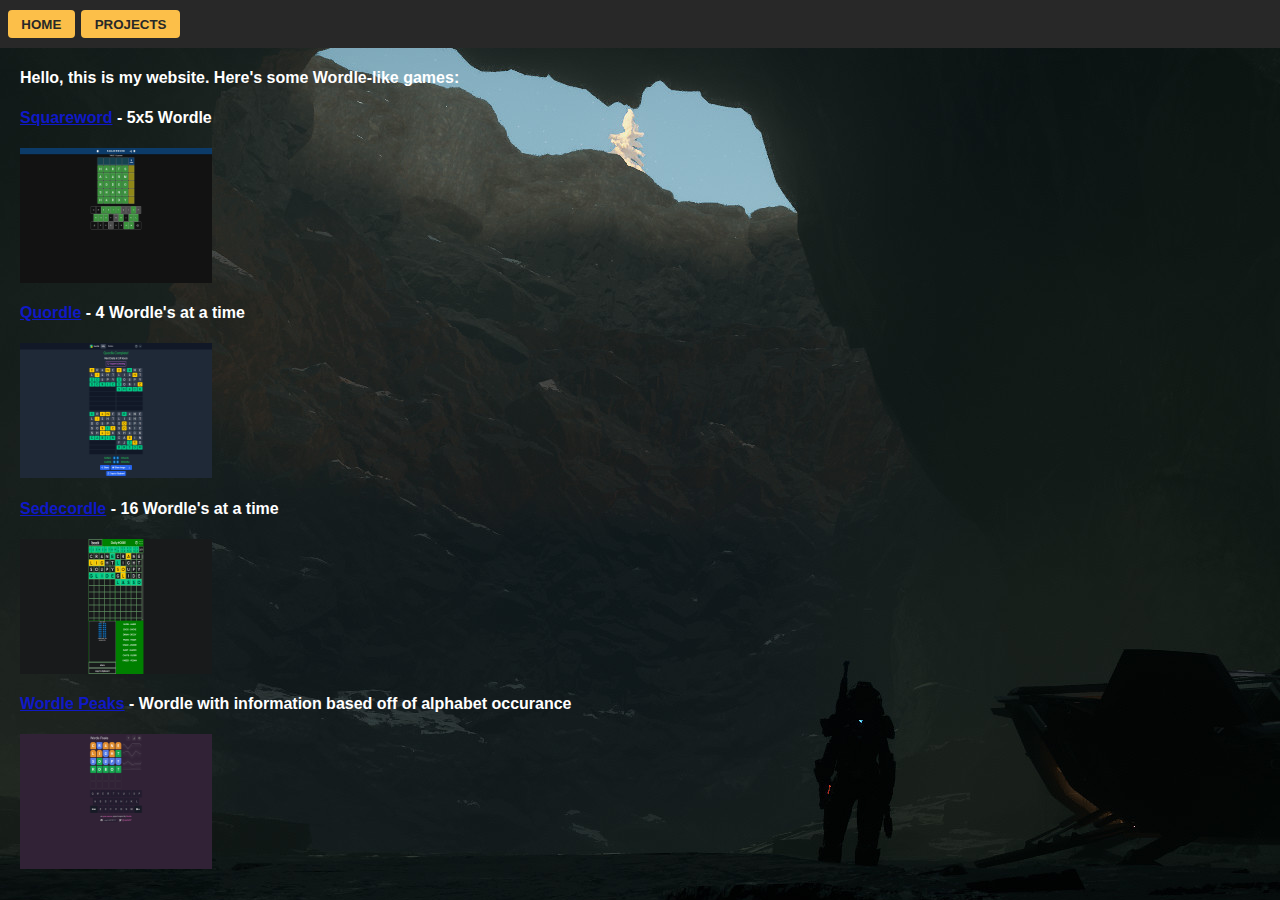
<file: index.html>
<!-- 
py-script, currently in alpha:
<link rel="stylesheet" href="https://pyscript.net/alpha/pyscript.css"/>
<script defer src="https://pyscript.net/alpha/pyscript.js"></script>
-->
<html>

<link rel="icon" href="res/favicon.jpg">
<meta http-equiv="refresh" content="0; URL=https://sprunkcan.github.io/Portfolio/home.html"/>

</html>
</file>
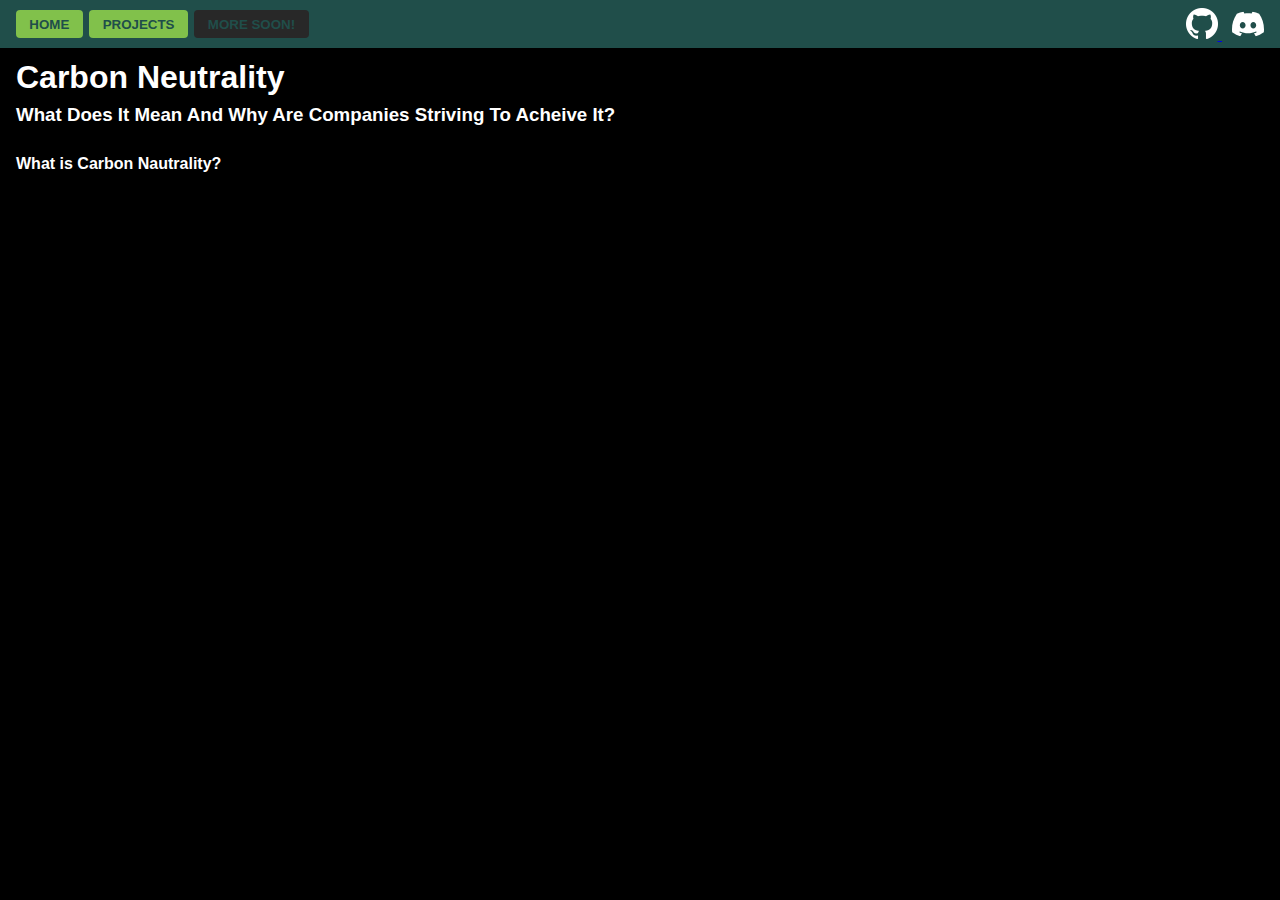
<file: Bio.html>
<html>

<head>
  <title> Home - HTML Learning </title>
  <link rel="stylesheet" href="class.css">
  <!-- If you want Google font:
        <link rel="stylesheet" href="https://fonts.googleapis.com/css?family=Average"> 
        Replace "Average" at the end with any font name, modify the type in css file to match font
  -->
  <style>
    body {
      font-family: "Verdana", sans-serif;
      background-color: black;
      color: white;
      margin: 0;
      line-height: 0.5em;
    }

    #Banner {
      display: flex;
      align-items: center;
    }

    .Main {
      height: 20em;
      width: 110em;
      line-height: 1.0em;
      padding: 0.0em 0.0em 0.0em 1.0em;
    }

  </style>
</head>
<div class="Banner" id="Banner">
  <button type="button" class="Menu" onclick="window.location.href='home.html';"> HOME </button>
  <button type="button" class="Menu" onclick="window.location.href='projects.html';"> PROJECTS </button>
  <button type="button" class="Menu" disabled> MORE SOON! </button>
  <div id="LogoContainer">
    <a href="https://github.com/SprunkCan/UntitledWebApplication" target="_blank">
      <img src="res/logo/GitHub-Mark-Light-64px.png" alt="GitHub" class="LogoLink">
    </a>
    <a href="https://discord.com/" target="_blank">
      <img src="res/logo/Discord-Logo-White.svg" alt="Discord" class="LogoLink">
    </a>
  </div>
</div>

<body>
  <div class="Main">
    <h1>Carbon Neutrality</h1>
    <h3>What Does It Mean And Why Are Companies Striving To Acheive It?</h3>
    <h4 style="padding: 0.75em 0.0em 0.0em 0.0em;">What is Carbon Nautrality?</h4>
  </div>
</body>

</html>
</file>
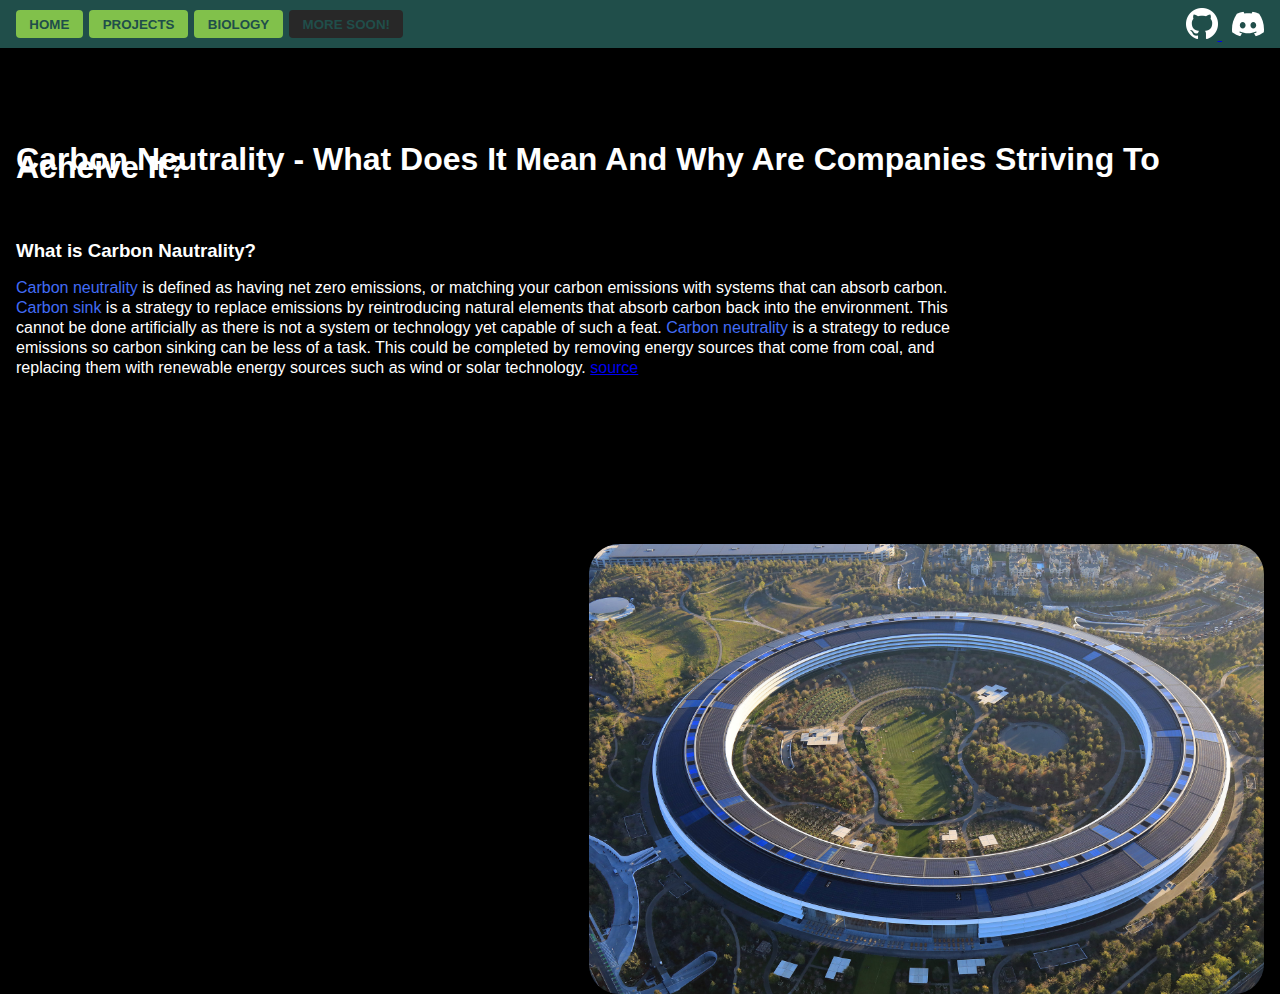
<file: biology.html>
<html>

<head>
  <title> Biology - SprunkCan </title>
  <link rel="stylesheet" href="class.css">
  <!-- If you want Google font:
    <link rel="stylesheet" href="https://fonts.googleapis.com/css?family=Average"> 
    Replace "Average" at the end with any font name, modify the type in css file to match font
  -->
  <style>
    a:hover {
      opacity: 75%;
    }
    body {
      font-family: "Verdana", sans-serif;
      background-color: black;
      color: white;
      margin: 0;
      line-height: 0.5em;
    }

    #Banner {
      display: flex;
      align-items: center;
    }

    .Main {
      height: 20em;
      width: 60em;
      line-height: 1.0em;
      padding: 0.0em 0.0em 0.0em 1.0em;
      float: left;
    }

    .ImgContainer {
      margin-right: 1.0em;
      float: right;
      color: white;
      cursor: pointer;
      overflow: hidden;
      border-radius: 30px;
    }

    .ImgContainer:hover {
      cursor: pointer;
    }
  </style>
</head>
<div class="Banner" id="Banner">
  <button type="button" class="Menu" onclick="window.location.href='home.html';"> HOME </button>
  <button type="button" class="Menu" onclick="window.location.href='projects.html';"> PROJECTS </button>
  <button type="button" class="Menu" onclick="window.location.href='biology.html';"> BIOLOGY </button>
  <button type="button" class="Menu" disabled> MORE SOON! </button>
  <div id="LogoContainer">
    <a href="https://github.com/SprunkCan/UntitledWebApplication" target="_blank">
      <img src="res/logo/GitHub-Mark-Light-64px.png" alt="GitHub" class="LogoLink">
    </a>
    <a href="https://www.youtube.com/watch?v=dQw4w9WgXcQ" target="_blank">
      <img src="res/logo/Discord-Logo-White.svg" alt="Discord" class="LogoLink">
    </a>
  </div>
</div>

<body>
  <h1 style="padding: 2.0em 0.0em 0.0em 0.0em"></h1> <!-- So the banner doesn't cover it =) -->
  <h1 style="padding: 0.0em 0.0em 1.0em 0.5em;">Carbon Neutrality - What Does It Mean And Why Are Companies Striving To
    Acheive It?
  </h1>
  <div class="Main">
    <h3>What is Carbon Nautrality?</h3>
    <p style="line-height: 20px;">
      <span style="color:#426cf5">Carbon neutrality</span>
      is defined as having net zero emissions, or matching your carbon emissions with systems that can absorb carbon.
      <span style="color:#426cf5">Carbon sink</span>
      is a strategy to replace emissions by reintroducing natural elements that absorb
      carbon back into the environment. This cannot be done artificially as there is not a system or technology yet
      capable of such a feat.
      <span style="color:#426cf5">Carbon neutrality</span>
      is a strategy to reduce emissions so carbon sinking can be less of a task. This could be completed by removing
      energy sources that come from coal, and replacing them with renewable energy sources such as wind or solar
      technology.
      <a href="www.europarl.europa.eu/news/en/headlines/society/20190926STO62270/what-is-carbon-neutrality-and-how-can-it-be-achieved-by-2050" target="_blank">source</a>
    </p>
  </div>
  <div class="ImgContainer">
    <a href="https://www.nytimes.com/2019/06/04/us/apple-headquarters-earthquake-preparedness.html" target="_blank">
      <img src="res/applehq.jpg" alt="applehq" style="height:50%;">
    </a>
  </div>
</body>

</html>
</file>
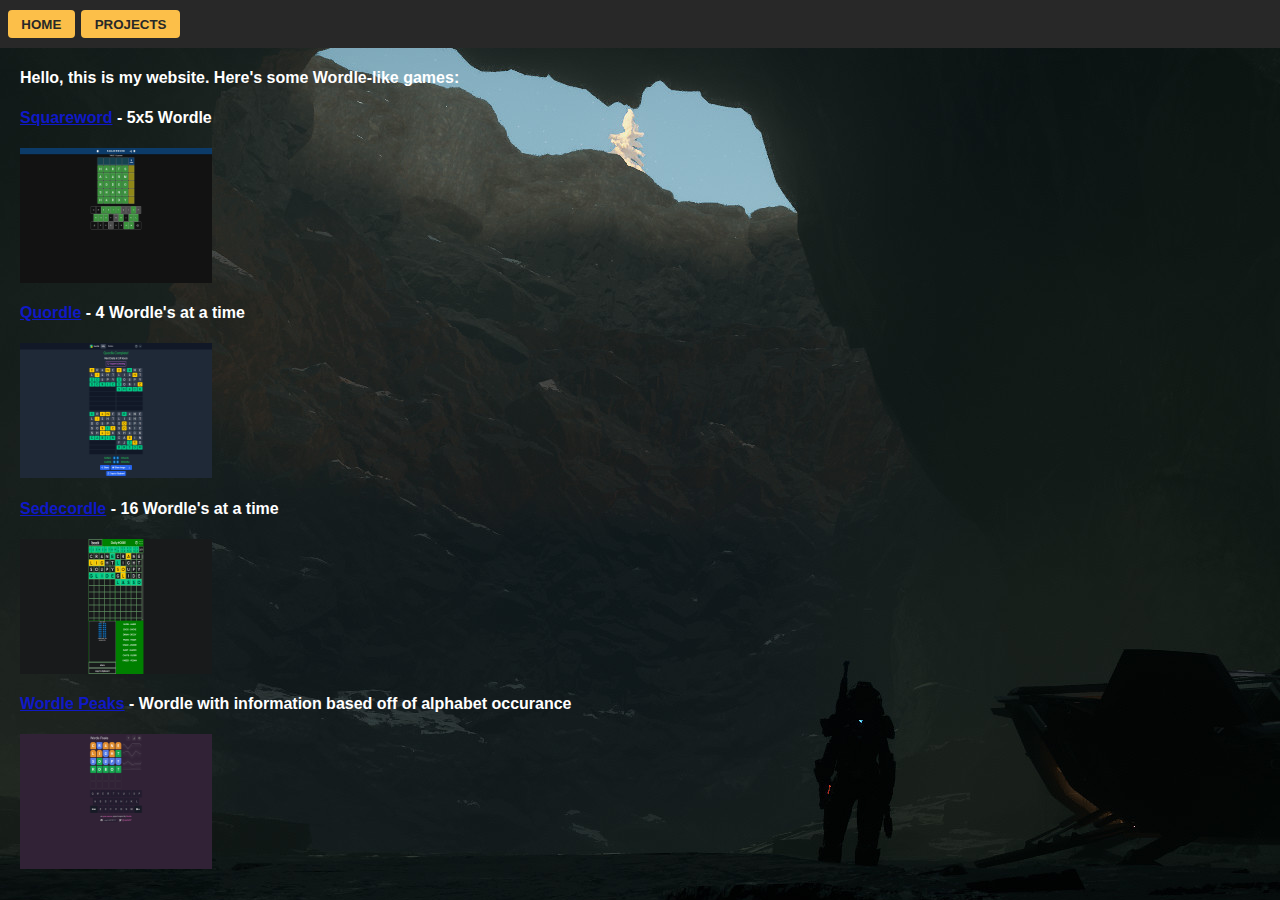
<file: home.html>
<html>
  <head>
    <title> Home - HTML Learning </title>
    <link rel="stylesheet" href="css/home.css">
    <!-- If you want Google font:
      <link rel="stylesheet" href="https://fonts.googleapis.com/css?family=Average"> 
    Replace "Average" at the end with any font name, modify the type in css file to math font-->
  </head>

  <div class="Banner"> 
    <button type="button" class="Menu" onclick="window.location.href='home.html';">HOME</button>
    <button type="button" class="Menu" onclick="window.location.href='projects.html';">PROJECTS</button>
  </div>
  
  <body>
    <h4> Hello, this is my website. Here's some Wordle-like games:</h4>

    <h4> <a href="https://squareword.org/" target="_blank">Squareword</a> - 5x5 Wordle </h4>
    <img src="res/Squareword.png" alt="Squareword" class="WordleImg">
    <h4> <a href="https://www.quordle.com/#/" target="_blank">Quordle</a> - 4 Wordle's at a time </h4>
    <img src="res/Quordle.png" alt="Quordle" class="WordleImg">
    <h4> <a href="https://www.sedecordle.com/?mode=daily" target="_blank">Sedecordle</a> - 16 Wordle's at a time </h4>
    <img src="res/Sedecordle.png" alt="Sedecordle" class="WordleImg">
    <h4> <a href="https://vegeta897.github.io/wordle-peaks/" target="_blank">Wordle Peaks</a> - Wordle with information based off of alphabet occurance </h4>
    <img src="res/WordlePeaks.png" alt="WordlePeaks" class="WordleImg">

  </body>
</html>
</file>
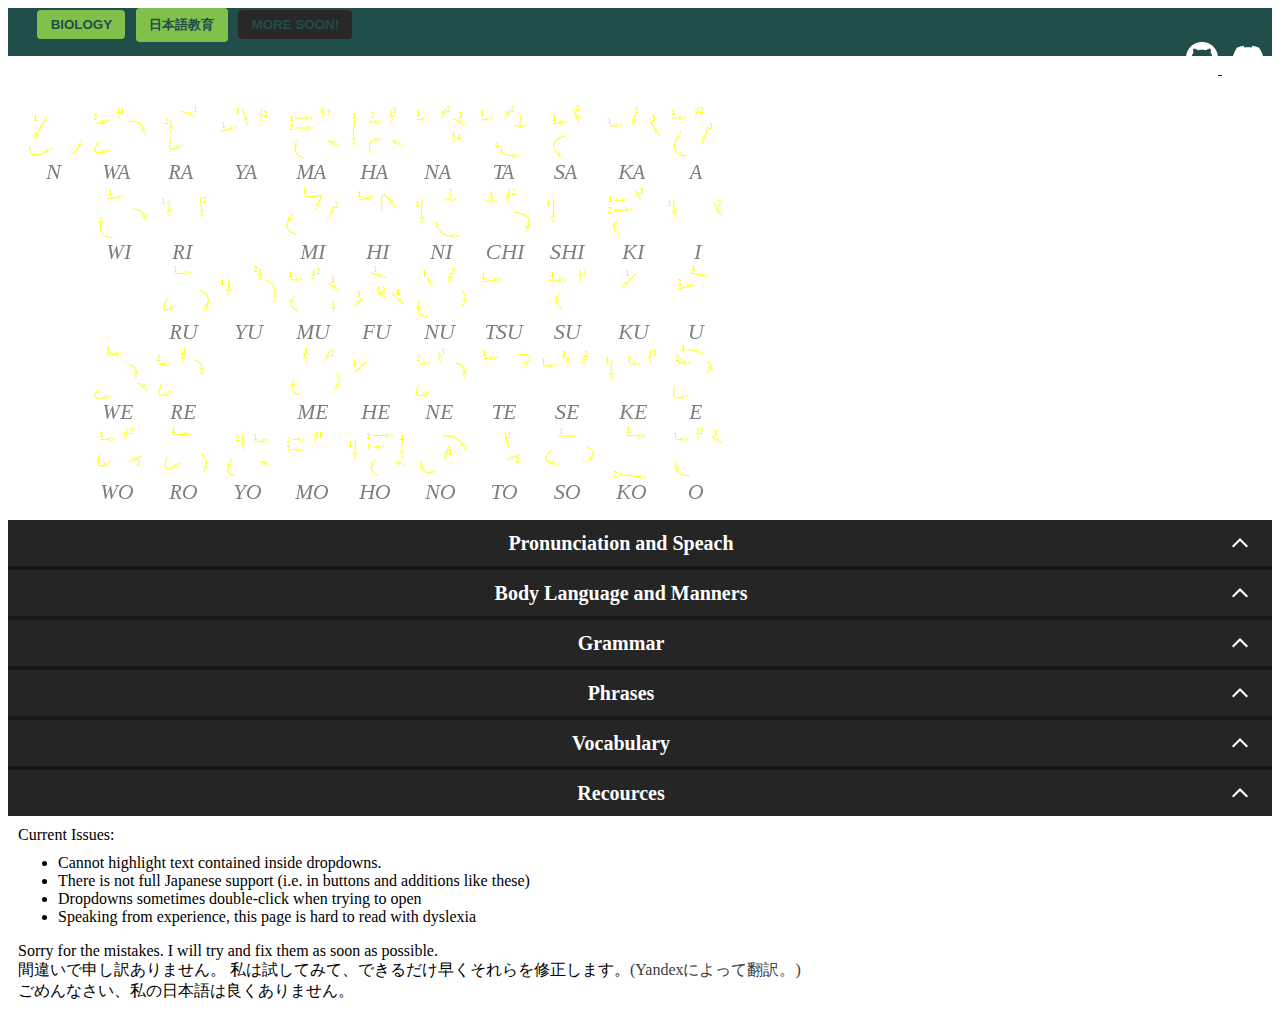
<file: japanese.html>
<html>

<head>
    <title> 日本語教育 | SprunkCan </title>
    <link rel="stylesheet" href="class.css">
    <link rel="icon" href="res/icon/favicon.png">
    <!-- If you want Google font:
        <link rel="stylesheet" href="https://fonts.googleapis.com/css?family=Average"> 
        Replace "Average" at the end with any font name, modify the type in css file to match font
    -->
    <style>
        /* collapsible stuff*/
        .subtitle {
            font-size: 20px;
            font-weight: bold;
            line-height: 30px;
        }
        .seperator {
            width:100%;
            height:4px;
            background-color:#171717;
        }

        details {
            user-select: none;
            background-color: #252525;
            padding: 7px 0px 0px 0px;
        } details>summary span {
            font-weight: bold;
            font-size: 20px;
            margin: auto;
        } details>summary img {
            width: 32px;
            height: 32px;
            filter: invert();
            transition: all 0.3s;
            margin-right: 1.0em;
        } details[open] summary img {
            transform: rotate(180deg);
        } details p {
            background-color: #151515;
            padding: 10px 0px 10px 10px;
        } summary {
            color:white;
            padding: 0px 0px 7px 10px;
            display: flex;
            cursor: pointer;
        } summary::-webkit-details-marker { /* removes arrow on left*/
            display: none;
        }

        .pink {color: rgb(247, 148, 177);}
        .yellow {color: #E7E08B;}
        .green {color: #7DDE92;}
        .bgmix {
            background-size: 100%;
            background-image: linear-gradient(90deg,#7DDE92,rgb(126, 175, 208));
            background-clip: text;
            -webkit-background-clip: text;
            -moz-background-clip: text;
            -webkit-text-fill-color: transparent; 
            -moz-text-fill-color: transparent;
        }
        .blue {color: rgb(126, 175, 208);}
        .gray {color: rgb(60, 60, 60)}
        .red {color: rgb(230, 70, 70)}
        .salmon {color: rgb(221, 126, 107);} 
        .purple {color: rgb(180, 167, 214);}
        .cyan {color: rgb(159, 197, 232);}

        /*  Extra colors for highlights
        .orange {color: rgb(249, 203, 156);}
        .aqua {color: rgb(162, 196, 201);}
        .magenta {color: rgb(213, 166, 189);}
        .nearblack {color: rgb(38, 22, 49)}
        */
    </style>
</head>
<body>
    <div class="Banner" id="Banner">
        <button type="button" class="Menu" onclick="window.location.href='biology.html';" style="margin-left:1.0em;">BIOLOGY</button>
        <button type="button" class="Menu" onclick="window.location.href='japanese.html';"style="padding: 0.6em 1.0em 0.6em 1.0em;">日本語教育</button>
        <button type="button" class="Menu" disabled>MORE SOON!</button>
        <div id="LogoContainer">
            <a href="https://github.com/SprunkCan/Portfolio" target="_blank">
                <img src="res/icon/GitHub-Mark-Light-64px.png" alt="GitHub-Mark-Light-64px.png" class="LogoLink">
            </a>
            <a href="https://www.youtube.com/watch?v=dQw4w9WgXcQ" target="_blank">
                <img src="res/icon/Discord-Logo-White.svg" alt="Discord-Logo-White.svg" class="LogoLink">
            </a>
        </div>
    </div>

    <img style="filter: invert();" src="res/japanese/HiriganaTable.png">

    <details> <!-- Pronunciation and Speach -->
        <summary>
            <span>Pronunciation and Speach</span>
            <img src="res/expandarrow.svg">
        </summary>
        <p>
            "Su" is pronounced as "s". Example: desu (です) is pronounced "des".<br>
            The hiragana character は is written as "ha", but read as "wa" if it is a particle. What is a particle? It indicates what the subject or object is. The particle resides after the subject. Example: if a particle resides after somebody's name, it indicates that that perosn is what is being talked about in the sentance.<br>
            
        </p>
    </details>
<div class="seperator"></div>
    <details> <!-- Body Language and Manners -->
        <summary>
            <span>Body Language and Manners</span>
            <img src="res/expandarrow.svg">
        </summary>
        <p>
            <span class="red">Note: </span><span class="gray">Offensive and uncommon gestures are listed in the !!! Danger !!! section listed below. Some gestures may not be included. If you would like anything added, my info is at the bottom of the page.</span><br>
            <span class="subtitle">Taking photos</span><br>
            V-sign / Peace sign --- (piisu (sain) / ピース「サイン」)<br>
            Say "cheese"! --- (hai, chiizu! / はい、チーズ！)<br>
            <span class="gray">Also, it is suggested to use these no matter nationality, it's "standard" in Japan. Plus, why not?</span><br>
            Pinching cheek --- used to check if you are not sleeping / dreaming.<br>
            Poking cheek --- used to try and be かわいい (cute).<br>
            Pinky finger --- (ko-yubi / こゆび) / (akachan-yubi / 赤ちゃん指 「小指」) --- can mean promise, slang for girlfriend, the number 4, or this song commonly sung by primary school children:<br>
            <span class="salmon">指切り</span>、<span class="green">げんまん</span>、<span class="blue">うそついたら</span>、<span class="purple">針千本飲ます</span>。<span class="cyan">指切った</span>。<br>
            <span class="salmon">Pinky promise</span>, <span class="green">10,000 punches</span>, <span class="blue">if you lie</span>, <span class="purple">I'll make you swollow 1,000 needles</span>. <span class="cyan">We cut off our fingers</span>.<br>
            Backhand ok sign --- means money (okane / お金), or implies that someone is rich<br>
            Hitting fist into palm --- means I see / makes sense (naruhodo / なるほど), or when you come up with a good idea
            <br><br>
            <span class="subtitle">Other Notes</span><br>
            Winking is not common, and may be taken as a flirt; only otherwise used as a joke.<br>
            Japanese women usually cover their mouth when laughing. Laughing without covering their mouth is seen as not feminine-like. Also, some men laugh with their palm out, which is seen as a more masculine gesture. It is also suggested for women to cover their mouth while eating (for the same reason).<br>
            Many Japanese people point to themselves when referring to themselves.<br>
            Make sure to continue nodding or agreeing while talking to represent your commitment to the conversation.<br>
            Crossing your legs as well as chewing gum is considered rude in a professional or formal situation.<br>
            Use what some may consider "excessive" body motion if trying to come accross as sincere. Example: when you are very sorry, bow lower for more commitment.<br>
            When bowing, 15° = saying hi, 30° = meeting somebody for the first time, 45° = apologizing with buisness professionalism.
        </p>
        <details style="background-color:rgb(230, 70, 70);"> <!-- Danger Zone -->
            <summary>
                <span>!!! Danger !!!</span>
                <img src="res/expandarrow.svg">
            </summary>
            <p>
                Taunt smbd. --- (akkanbe / あっかんべー) --- (Replication) Pull down a lower eyelid and stick your tongue out.<br>
                <span class="gray">Lit.</span> <span class="red">red</span> <span class="blue">eye</span> (<span class="red">赤</span><span class="blue">目</span>)
            </p>
        </details>
    </details>
<div class="seperator"></div>
    <details> <!-- Grammar -->
        <summary>
            <span>Grammar</span>
            <img src="res/expandarrow.svg">
        </summary>
        <p>
            <span class="subtitle">General</span><br>
            Add desu (です) at the end of a phrase to make it formal (if applicable). Example: inf. すごい, formal. すごいです<br>
            <span class="subtitle">Specific</span><br>
            Arigatou (ありがとう) is informal, gozaimasu (ございます) is added after to make it formal<br>
            Anata (あなた) (you) is only for use in a croud (non-specific), instead minna (みんな) and minna-san (みなさん) for informal and formal<br>
            Use the [X] wa [Y] desu to form a sentance "as for X, [article] is Y". Example: <span class="pink">As for</span> <span class="yellow">Misa, she</span> <span class="blue">is</span> <span class="green">Japanese</span> --- (Misa wa nihon-jin desu / <span class="yellow">みさ</span><span class="pink">は</span><span class="green">日本人</span><span class="blue">です</span>), which is formal. This is informally "Misa is Japanese".<br>
            Another example: <span class="yellow">Today</span> <span class="blue">is</span> <span class="green">Monday</span> (<span class="yellow">今日</span><span class="pink">わ</span><span class="green">月曜日</span><span class="blue">です</span>) - formal<br>
            Verbs reside at the end of the sentance. Example: <span class="yellow">I</span> <span class="blue">watch</span> <span class="green">anime</span> --- (anime wo miru / <span class="green">アニメ</span>を<span class="blue">見る</span>), which is informal.<br>
            When formally greeting someone (aka, I'm ___), you would use your surname or fullname, but it is lastname then firstname.<br>
            私 is only used when switching subjects (ie, talking about someone else and then yourself).<br>

        </p>
    </details>
<div class="seperator"></div>
    <details> <!-- Phrases -->
        <summary>
            <span>Phrases</span>
            <img src="res/expandarrow.svg">
        </summary>
        <p>
            I love you --- (daisuki / だいすき)<br>
            <span class="gray"> Said with loved ones (societally infrequently)</span><br>
            I love you --- (aishite-ru / あいしてる) / (aishite-imasu / あいしていま)<br>
            <span class="gray">Don't use unless dire, such as a death or wedding or other serious event. Also, Ru = informal / imasu = formal<br></span>
            I love ___ --- ((ga) daisuki /「が」だいすき)。<br>
            Do your best / work hard! --- (ganbatte ne / がんばってね)<br>
            That's kinda weird... I don't like it --- (chotto hen...yada / ちょっとへん。。。やだ。。。)<br>
            <span class="pink">Please be good to me</span> <span class="yellow">from now on</span> <span class="green">too</span>"</span> --- (<span class="yellow">kore-kara</span> <span class="green">mo</span> <span class="pink">yoroshiku</span> ne / これからもよろしくね。)<br>
            <span class="gray">Informally Let's keep in touch / I'm happy to be your friend</span><br>
            <span class="pink">Thank you</span> <span class="blue">for</span> <span class="green">being</span> my <span class="yellow">friend</span> --- (<span class="yellow">tomodachi</span> <span class="green">de</span> <span class="bgmix">ite</span>-<span class="blue">kurete</span> <span class="pink">arigatou</span> / <span class="yellow">友達</span><span class="green">でい</span><span class="bgmix">て</span><span class="blue">くれて</span>、<span class="pink">ありがとう</span>。)<br>
            すごい！	Amazing! / Good job! / Wow, impressive!<br>
            さすが！	Amazing! / Great as always!<br>
            <span class="gray">Lit. as we expected from you</span><br>
            やったー！うれしい！	Yay! I'm happy!<br>
            あー、そうだ！	Oh, that's it!<br>
            どっかいけ！	Go away!<br>
            こっちきて	Come here<br>
            やくそくだよ？「？」	約束だよ	promise?
            こんにちは！	hello!
            はじめまして	始めまして	nice to meet you
            よろおねがいします	よろしくお願いします	I'm looking forward to working with you.
            へー	heh
            ふーん	I see...
            あー、そうなんですか	Oh, I see...
        </p>
    </details>
<div class="seperator"></div>
    <details> <!-- Vocab -->
        <summary>
            <span>Vocabulary</span>
            <img src="res/expandarrow.svg">
        </summary>
        <p>
            <span class="red">Sorry! </span><span class="gray">It wasn't as neat to have this on the website, so it is on a spreadsheet. In the future it may be here, but this was much easier to study with. Offensive ("Danger") vocabulary is still on-site.</span><br>
            <a href="https://docs.google.com/spreadsheets/d/18lipURZEGw9PxScGRafvgMffG0vdhDNAHRagkCXMso4/edit?usp=sharing" target="_blank">https://docs.google.com/spreadsheets/d/18lipURZEGw9PxScGRafvgMffG0vdhDNAHRagkCXMso4/edit?usp=sharing</a>
        </p>
    </details>
<div class="seperator"></div>
    <details> <!-- Recources -->
        <summary>
            <span>Recources</span>
            <img src="res/expandarrow.svg">
        </summary>
        <p>
            <span class="gray">(By Japanese Ammo with Misa)</span><br>
            <a href="https://www.youtube.com/playlist?list=PLd5-Wp_4tLqZor0fbsXtP7t6npWeE-2IU" target="_blank">Beginner's Playlist</a><br>
            <a href="https://www.youtube.com/watch?v=N5s_CiKgXI0" target="_blank">Strange Japanese Gestures & Body Language</a><br>
        </p>
    </details>
    <div style="margin: 10px 0px 0px 10px;"> <!-- Personal info -->
        <!--<span class="red">Before contacting me, </span>look at the current issues below.<br>
        <span class="red">Please only use this for support. </span><span class="gray">This is my personal email.</span><br>
        <span class="red">これはサポートにのみ使用する必要があります。</span><span class="gray">これは私の個人的な電子メールです。(Yandexによって翻訳。)</span><br><br>-->
        Current Issues:
        <ul style="margin-top: 10px;">
            <li>Cannot highlight text contained inside dropdowns.</li>
            <li>There is not full Japanese support (i.e. in buttons and additions like these)</li>
            <li>Dropdowns sometimes double-click when trying to open</li>
            <li>Speaking from experience, this page is hard to read with dyslexia</li>
        </ul>
        Sorry for the mistakes. I will try and fix them as soon as possible.<br>
        間違いで申し訳ありません。 私は試してみて、できるだけ早くそれらを修正します。<span class="gray">(Yandexによって翻訳。)</span><br>
        ごめんなさい、私の日本語は良くありません。
    </div>
</body>

</html>

<!--
Square shuffle loading svg:
<svg width="24" height="24" viewBox="0 0 24 24" xmlns="http://www.w3.org/2000/svg" style="filter:invert();"><rect x="1" y="1" rx="1" width="10" height="10"><animate id="a" begin="0;l.end" attributeName="x" dur=".2s" values="1;13" fill="freeze"/><animate id="d" begin="c.end" attributeName="y" dur=".2s" values="1;13" fill="freeze"/><animate id="g" begin="f.end" attributeName="x" dur=".2s" values="13;1" fill="freeze"/><animate id="j" begin="i.end" attributeName="y" dur=".2s" values="13;1" fill="freeze"/></rect><rect x="1" y="13" rx="1" width="10" height="10"><animate id="b" begin="a.end" attributeName="y" dur=".2s" values="13;1" fill="freeze"/><animate id="e" begin="d.end" attributeName="x" dur=".2s" values="1;13" fill="freeze"/><animate id="h" begin="g.end" attributeName="y" dur=".2s" values="1;13" fill="freeze"/><animate id="k" begin="j.end" attributeName="x" dur=".2s" values="13;1" fill="freeze"/></rect><rect x="13" y="13" rx="1" width="10" height="10"><animate id="c" begin="b.end" attributeName="x" dur=".2s" values="13;1" fill="freeze"/><animate id="f" begin="e.end" attributeName="y" dur=".2s" values="13;1" fill="freeze"/><animate id="i" begin="h.end" attributeName="x" dur=".2s" values="1;13" fill="freeze"/><animate id="l" begin="k.end" attributeName="y" dur=".2s" values="1;13" fill="freeze"/></rect></svg>
Thanks to: https://github.com/n3r4zzurr0/svg-spinners
-->
</file>
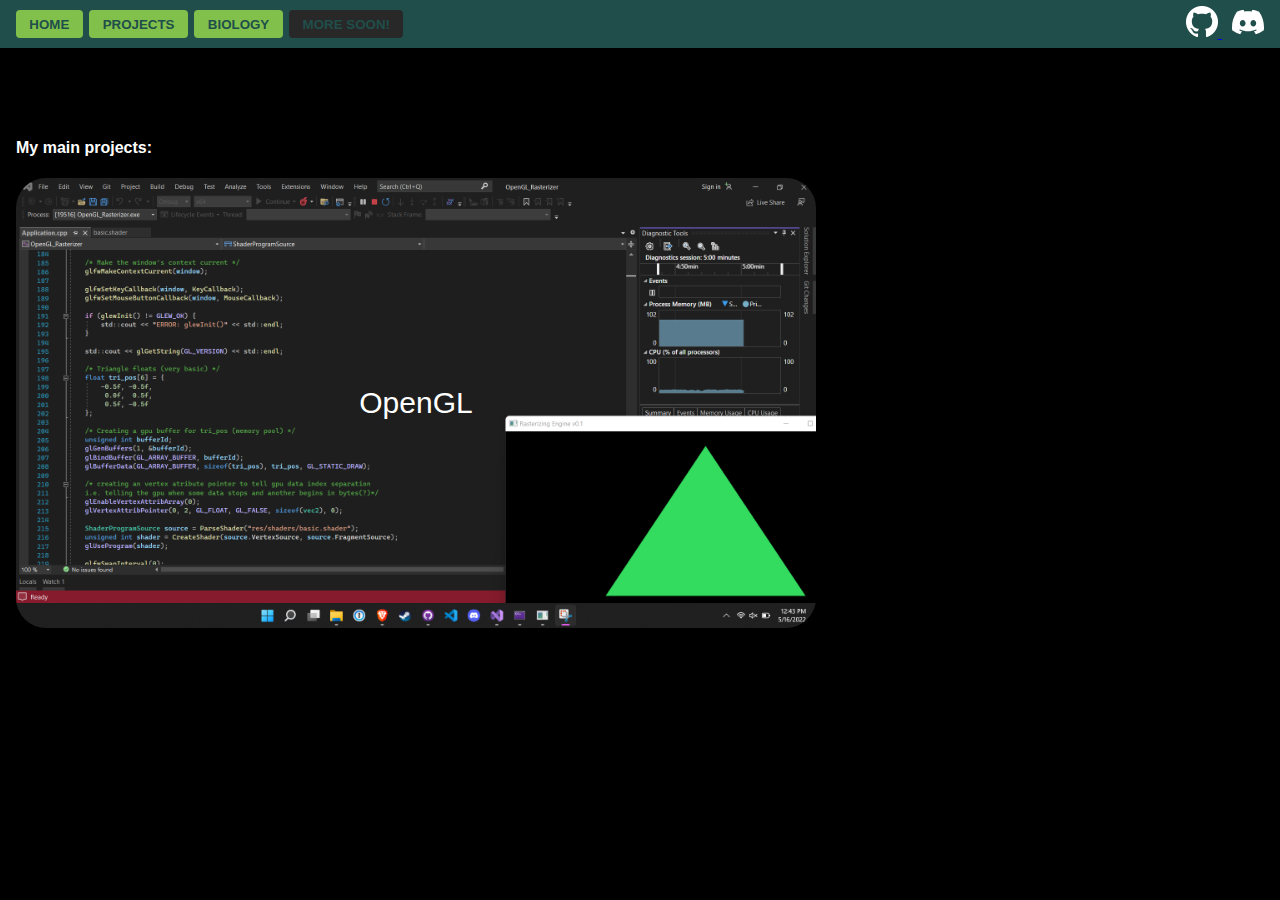
<file: projects.html>
<html>

<head>
  <title> Projects | SprunkCan </title>
  <link rel="stylesheet" href="class.css">
  <link rel="icon" href="res/icon/favicon.png">
  <style>
    body {
      font-family: "Verdana", sans-serif;
      background-color: black;
      color: white;
      margin: 0;
    }

    #Banner {
      display: flex;
      align-items: center;
    }

    .ImageContainer {
      position: relative;
      text-align: center;
      color: white;
      cursor: pointer;
      overflow: hidden;
      border-radius: 30px;
      display: inline-block;
    }

    .ImageContainer:hover .BlurLinkedImage {
      filter: blur(8px);
      transition: filter 0.5s;
    }

    .cText {
      position: absolute;
      top: 50%;
      left: 50%;
      transform: translate(-50%, -50%);
      font-size: 30px;
      cursor: pointer;
    }

    .BlurLinkedImage {
      height: 50vh;
      /*Changes W&H, but based off of W*/
      transition: filter 0.5s;
    }
  </style>
</head>
<body>
  <div class="Banner" id="Banner">
    <button type="button" class="Menu" onclick="window.location.href='home.html';">HOME</button>
    <button type="button" class="Menu" onclick="window.location.href='projects.html';">PROJECTS</button>
    <button type="button" class="Menu" onclick="window.location.href='biology.html';">BIOLOGY</button>
    <button type="button" class="Menu" disabled>MORE SOON!</button>
    <div id="LogoContainer">
      <a href="https://github.com/SprunkCan/UntitledWebApplication" target="_blank">
        <img src="res/icon/GitHub-Mark-Light-64px.png" alt="GitHub-Mark-Light-64px.png" class="LogoLink">
      </a>
      <a href="https://www.youtube.com/watch?v=dQw4w9WgXcQ" target="_blank">
        <img src="res/icon/Discord-Logo-White.svg" alt="Discord-Logo-White.svg" class="LogoLink">
      </a>
    </div>
  </div>
  <h1 style="padding: 1.5em 0.0em 0.0em 0.0em"></h1> <!-- So the banner doesn't cover it =) -->
  <h4 style="margin-left: 1.0em;"> My main projects: </h4>

  <div class="ImageContainer" style="margin-left: 1em;">
    <a href="https://robertsspaceindustries.com/">
      <img src="res/projects/OpenGL.png" alt="OpenGL.png" class="BlurLinkedImage">
    </a>
    <div class="cText"> OpenGL </div>
  </div>

</body>

</html>
<!--
  
-->
</file>
<file: class.css>
.Banner{
  /*Top, Right, Bottom, Left*/
  padding: 0.0em 0.0em 0.0em 1.0em;
  background-color: #204E4A;
  color: white;
  height: 3em;
}

.Menu{
  font-family: "Verdana", sans-serif;
  padding: 0.5em 1.0em 0.5em 1.0em;
  margin-right: 0.5em;
  background-color: #81C14B;
  color: #204E4A;
  border: none;
  border-radius: 4px;
  font-weight: bold;
}

.Menu:hover{
  background-color: #2E933C;
  color: #204E4A;
  cursor: pointer;
}

.Menu:disabled, .Menu[disabled]{
  background-color: #282828;
  cursor: not-allowed;
}

#LogoContainer{
  position: absolute;
  right: 0;
  margin-right: 1.0em;
  /*border: 2px solid white;*/
}

.LogoLink{
  padding-left: 10px;
  position: relative;
  width: 32px;
  height: 32px;
}

/*
---------- Palettes ----------
Forest:
  #204E4A - deep jungle green
  #297045 - dark spring green
  #2E933C - may green
  #81C14B - mantis
  #ECBA82 - gold crayola

---------- Other ----------
Links:
  #0f12bf - lighter link blue
  #0f1194 - darler link blue
  #5e21b5 - link purple

JIC:
  #282828 - dark grey
*/
</file>
<file: css/home.css>
body{
  font-family: "Verdana", sans-serif;
  background-image: url("Pisces.jpg");
  color: white;
  margin: 0;
}

div{
  display: flex;
  align-items: center;
}

h1{
  margin: 5em 5em 5em 5em;
}

h4{
  padding-left: 1.25em;
}


.CenterTitle{
  padding-top: 15em;
  display: flex;
  align-items: center;
  justify-content: center;
}

.Banner{
  padding: 0em 0em 0em 0.5em;
  background-color: #282828;
  color: white;
  height: 3em;
}

.Link{
  color: white;
}

.Menu{
  /*Top, Right, Bottom, Left*/
  font-family: "Verdana", sans-serif;
  padding: 0.5em 1.0em 0.5em 1.0em;
  margin-right: 0.5em;
  background-color: #fcbf49;
  color: #282828;
  border: none;
  border-radius: 4px;
  font-weight: bold;
}

.Menu:hover{
  background-color: #fcd381;
  color: #282828;
  cursor: pointer;
}

.WordleImg{
  height: 15%;
  width: 15%;
  padding-left: 1.25em;
}

/* Link Colors: */
a:link {
  color: #1019c7;
  background-color: transparent;
}

a:visited {
  color: #5c10c7;
  background-color: transparent;
}

a:hover {
  color: #1053c7;
  background-color: transparent;
}

/*

Ocean Palette:
  #003049 - blue
  #d62828 - red
  #f77f00 - orange
  #fcbf49 - yellow
  #eae2b7 - tan

  #0f12bf - lighter link blue
  #0f1194 - darler link blue
  #5e21b5 - link purple

  #282828 - dark grey
*/
</file>
